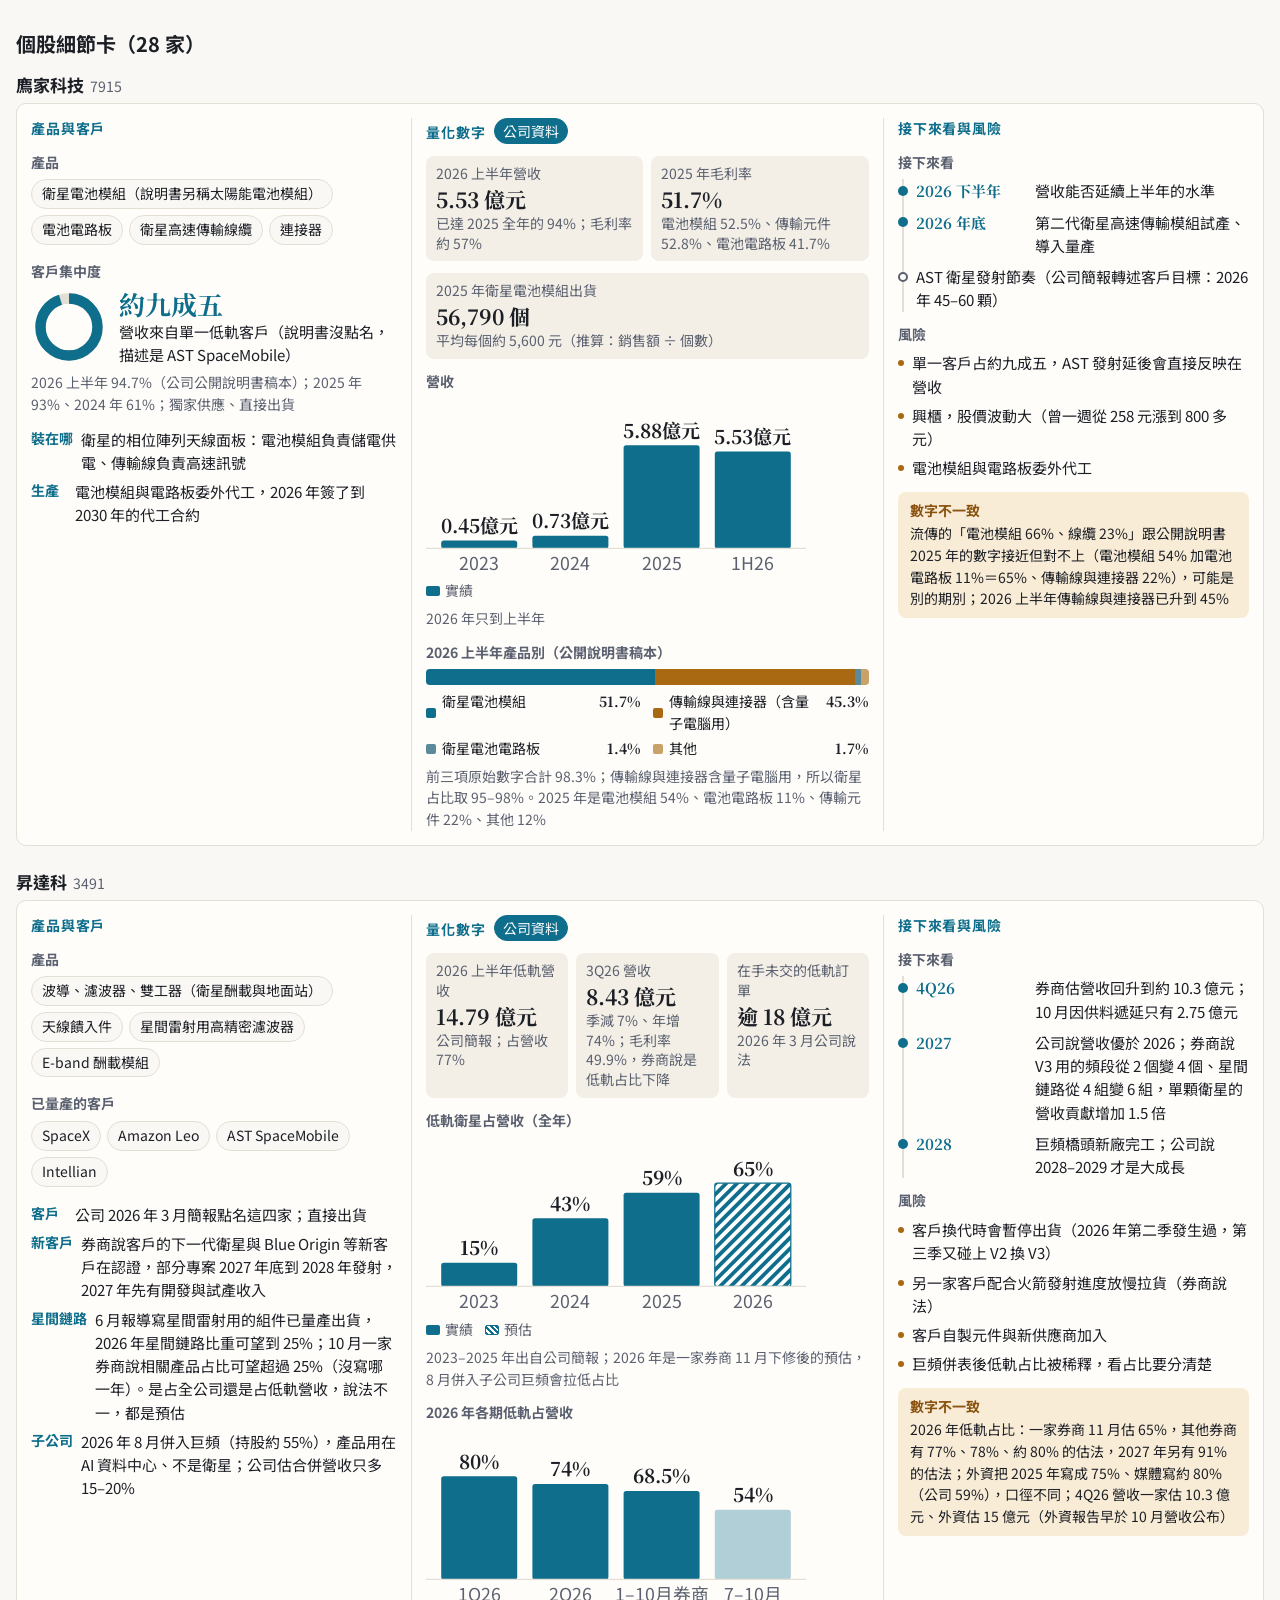
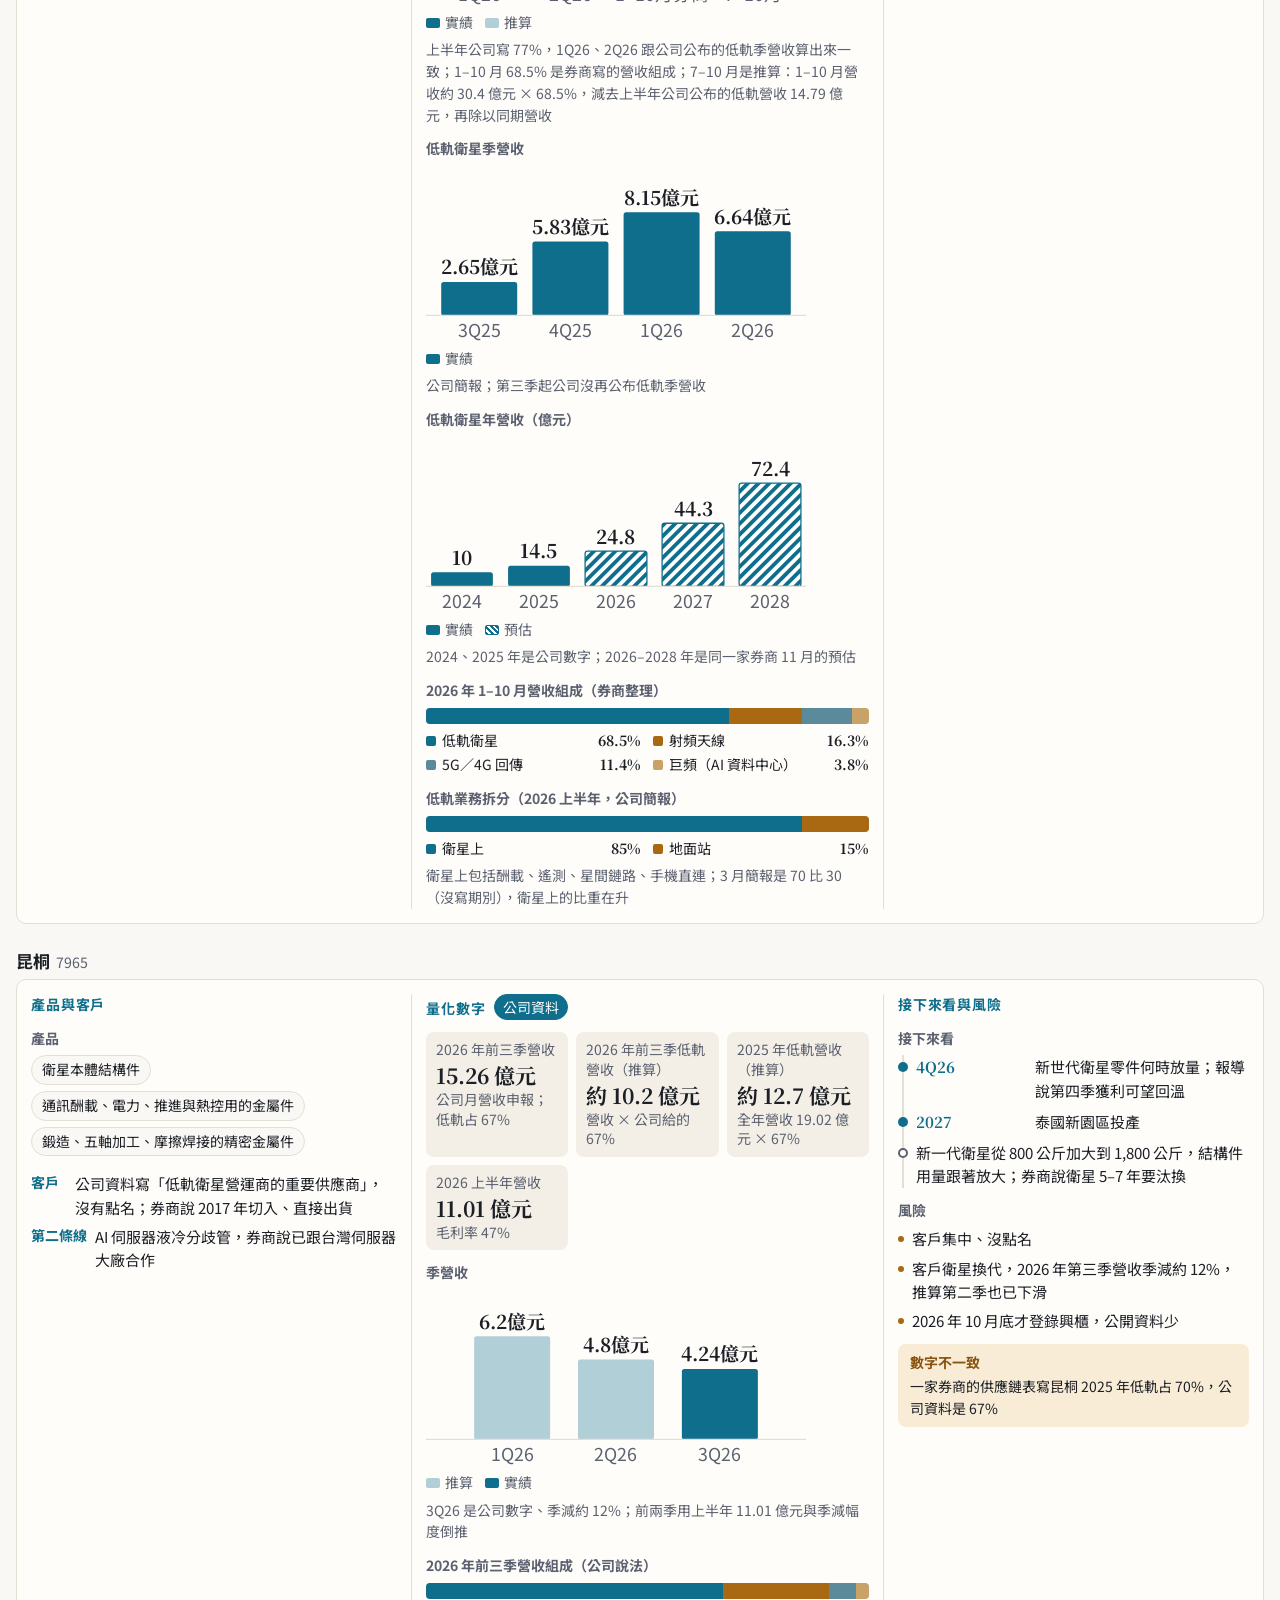
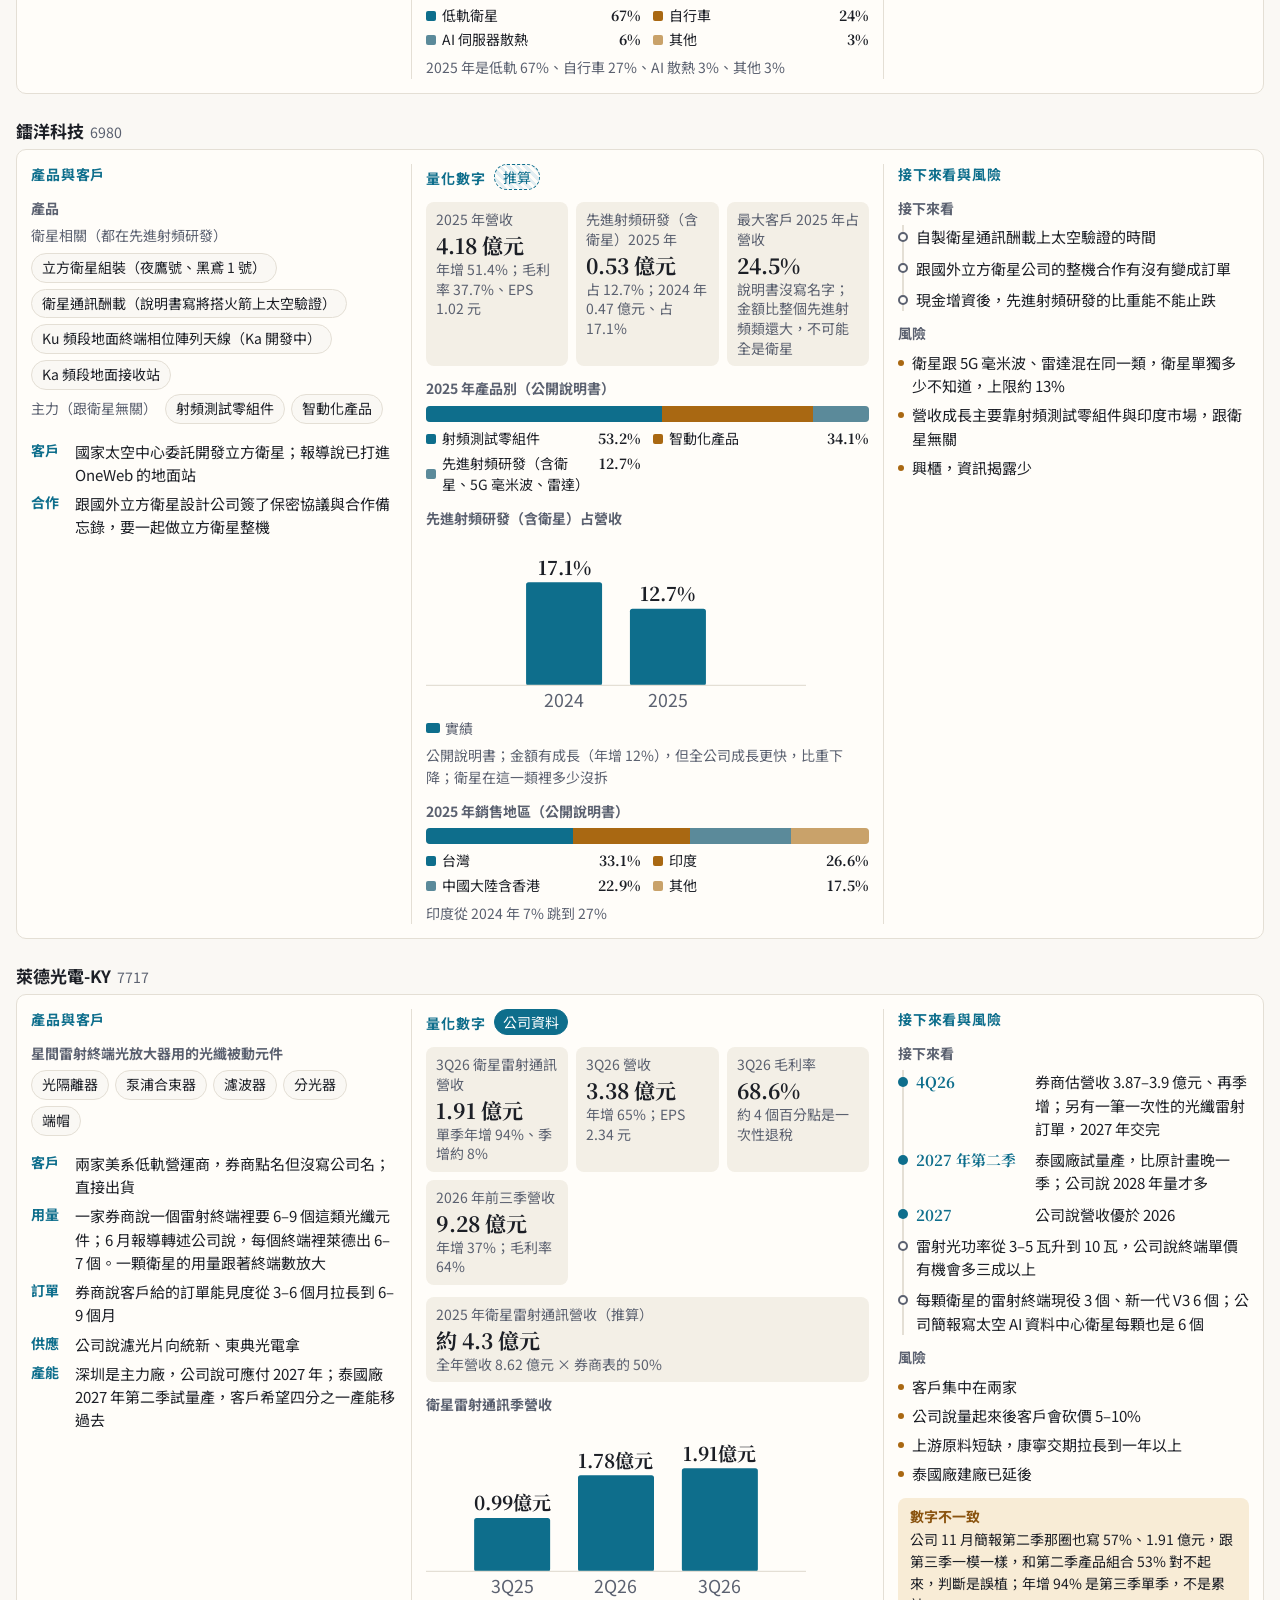
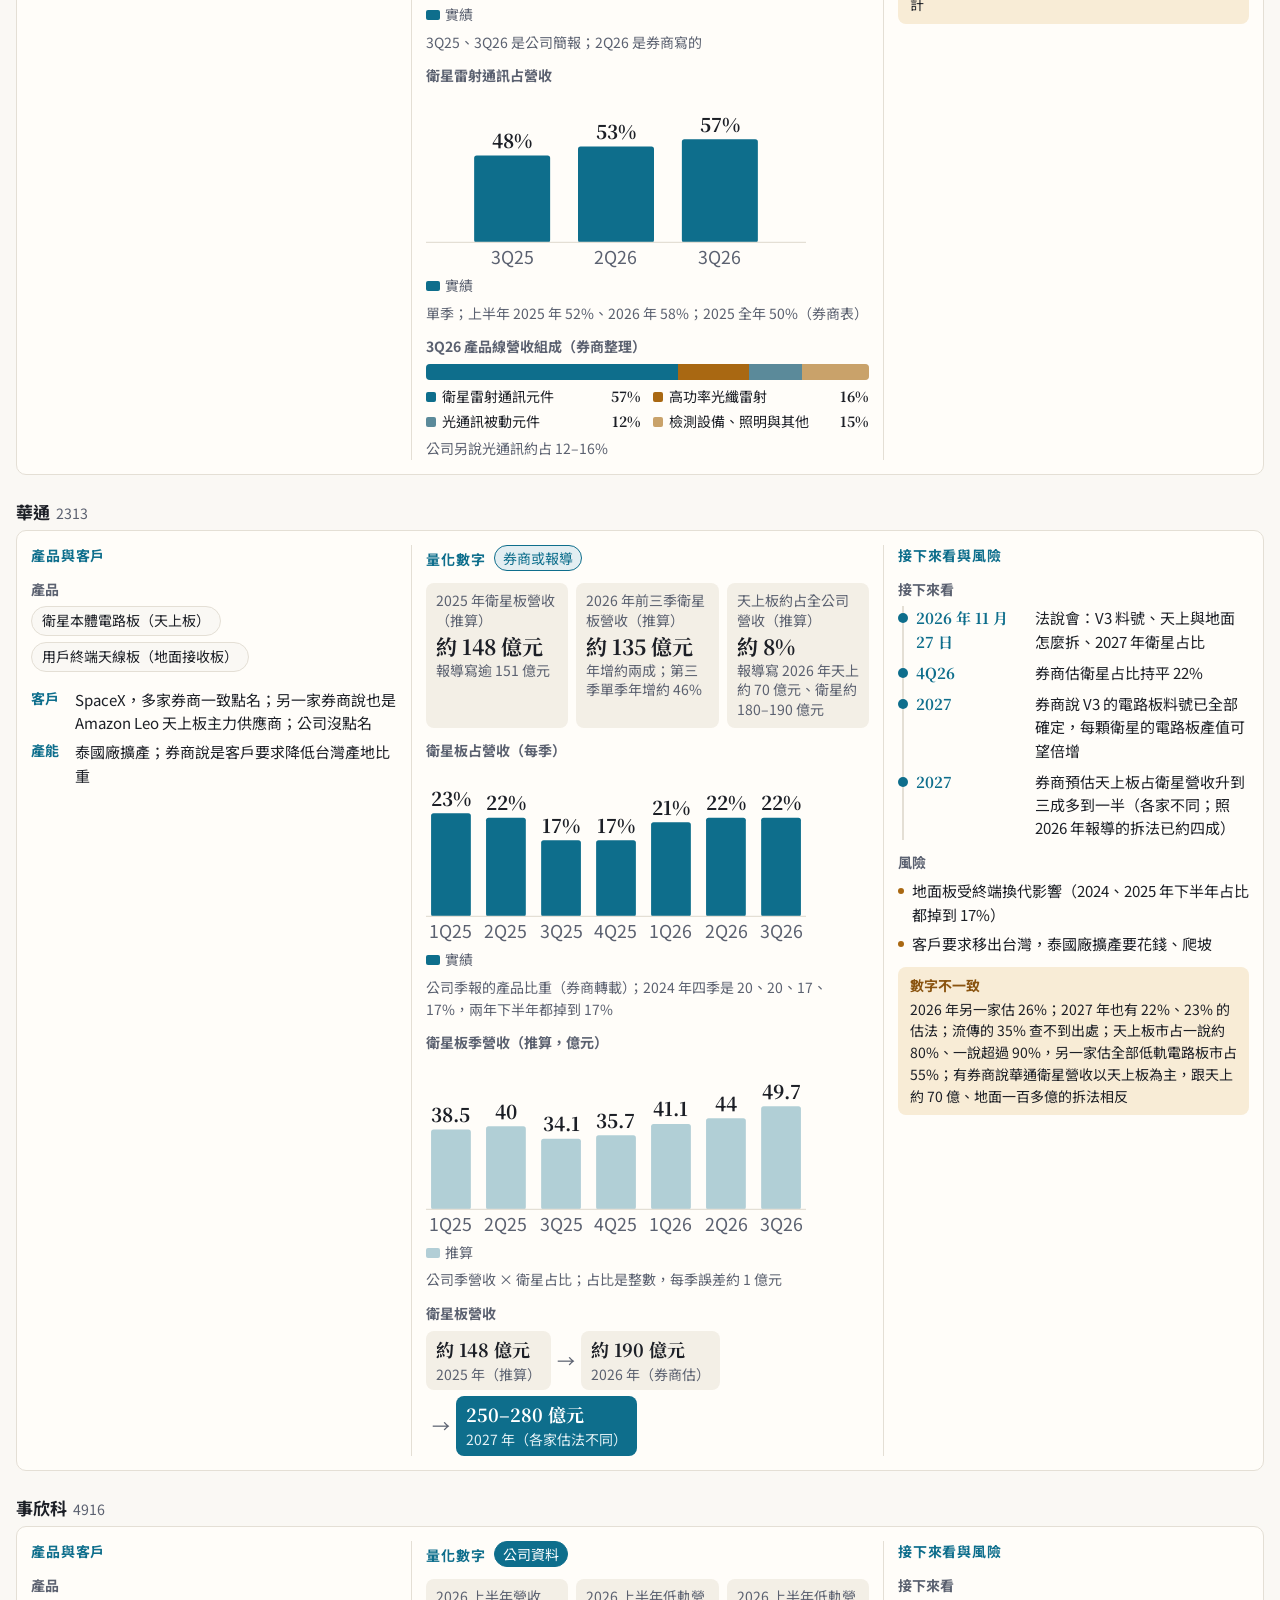
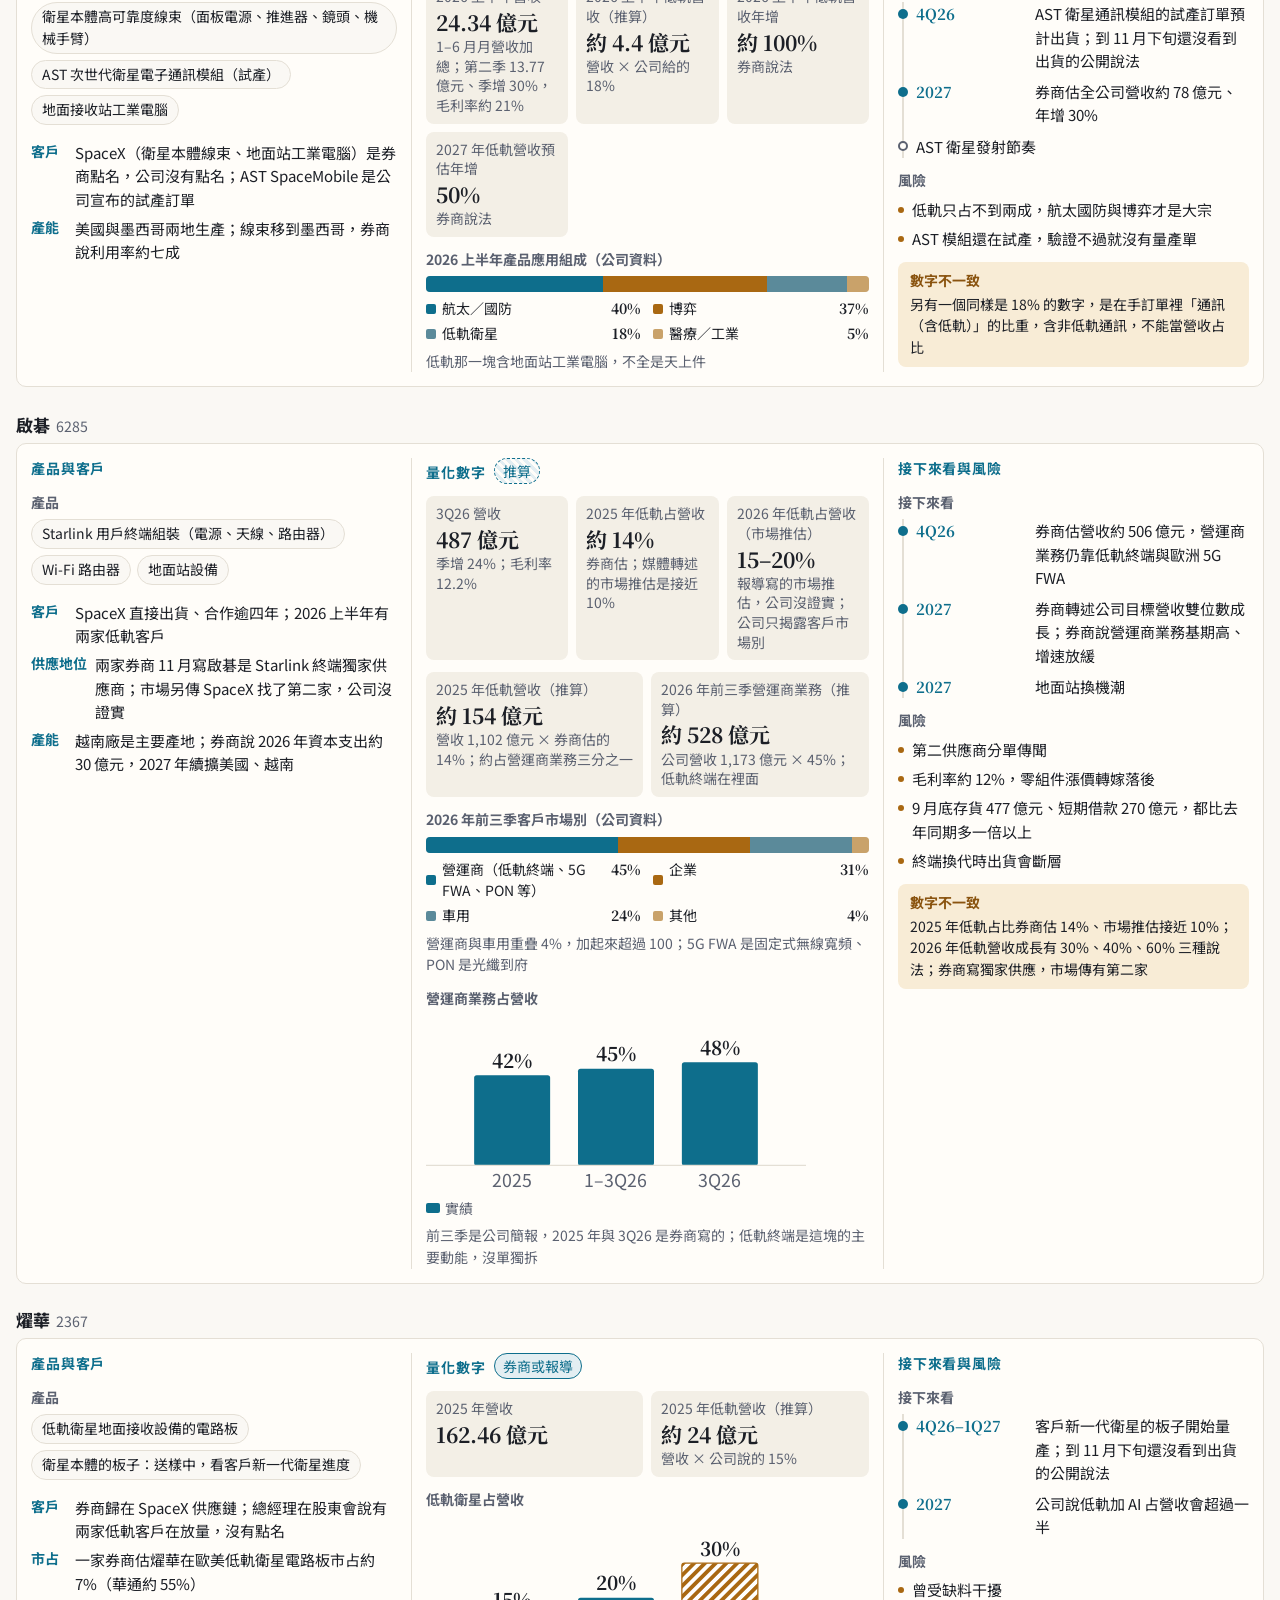
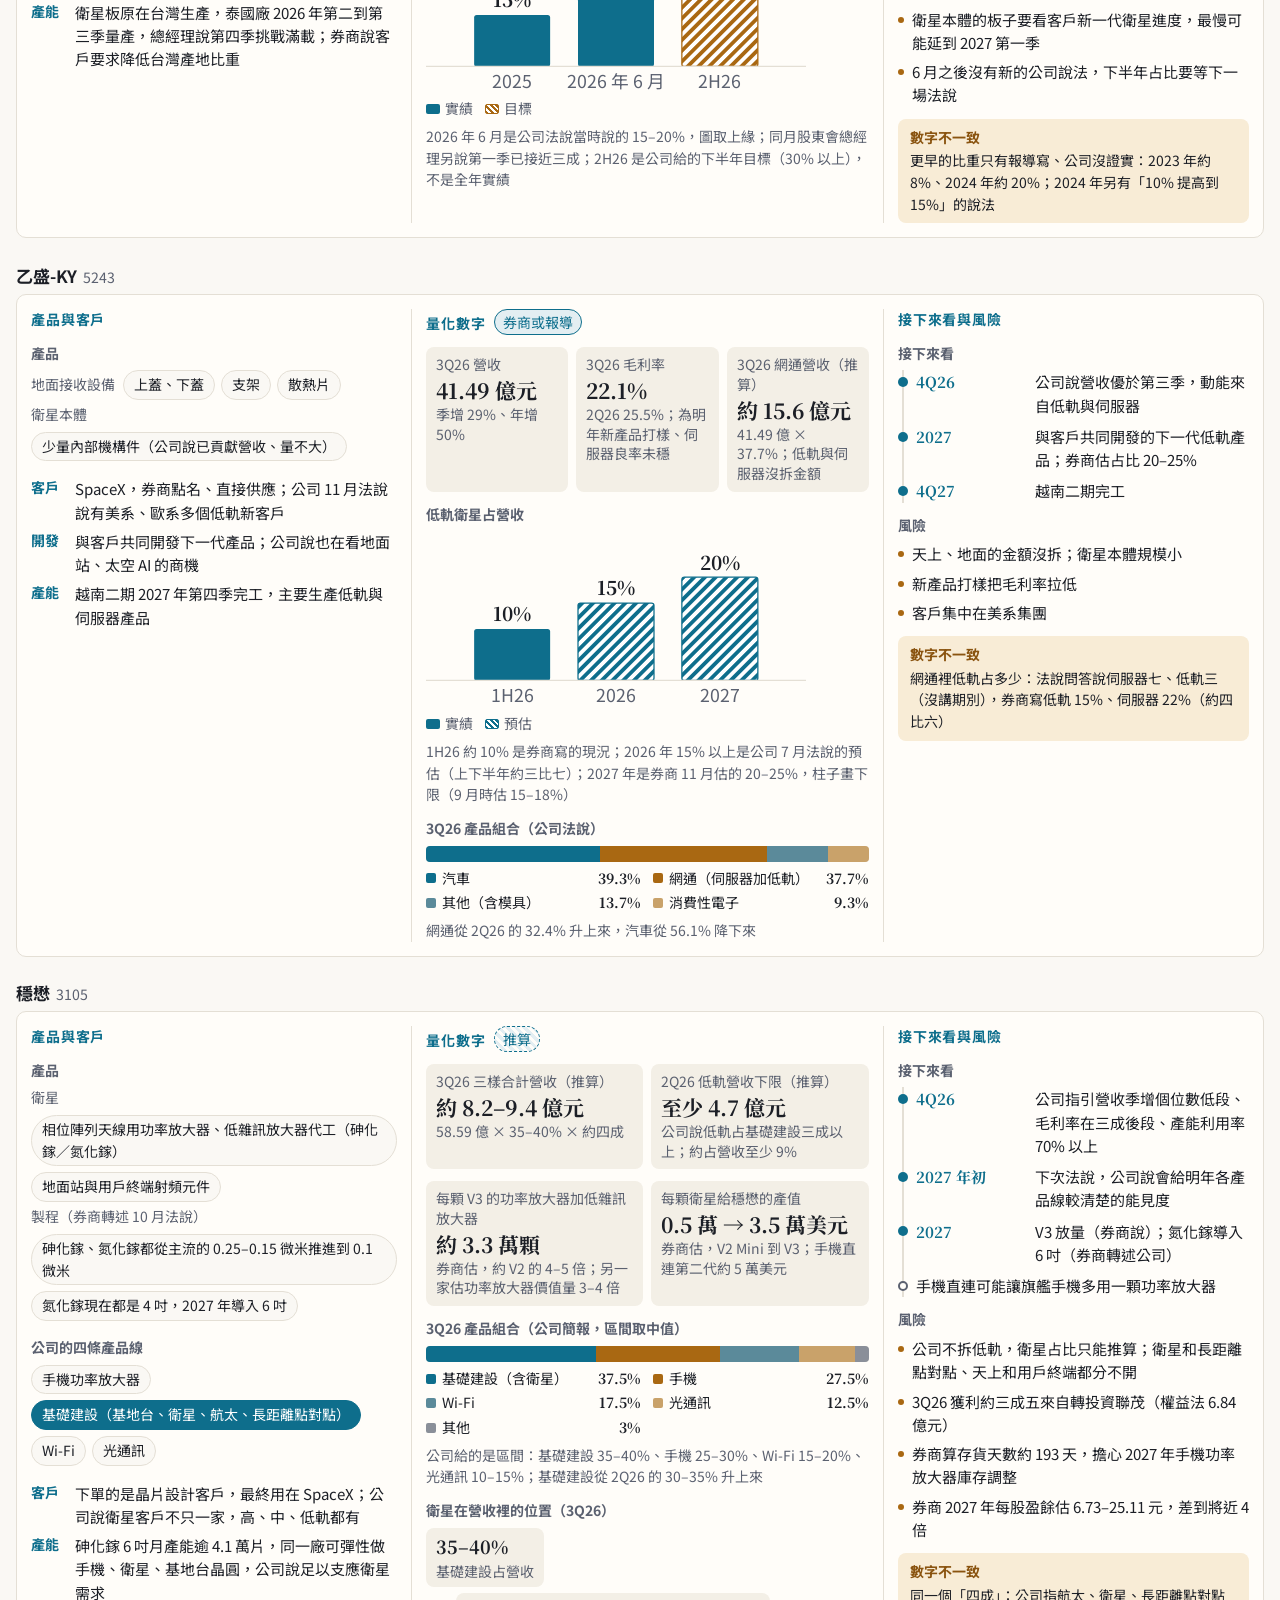
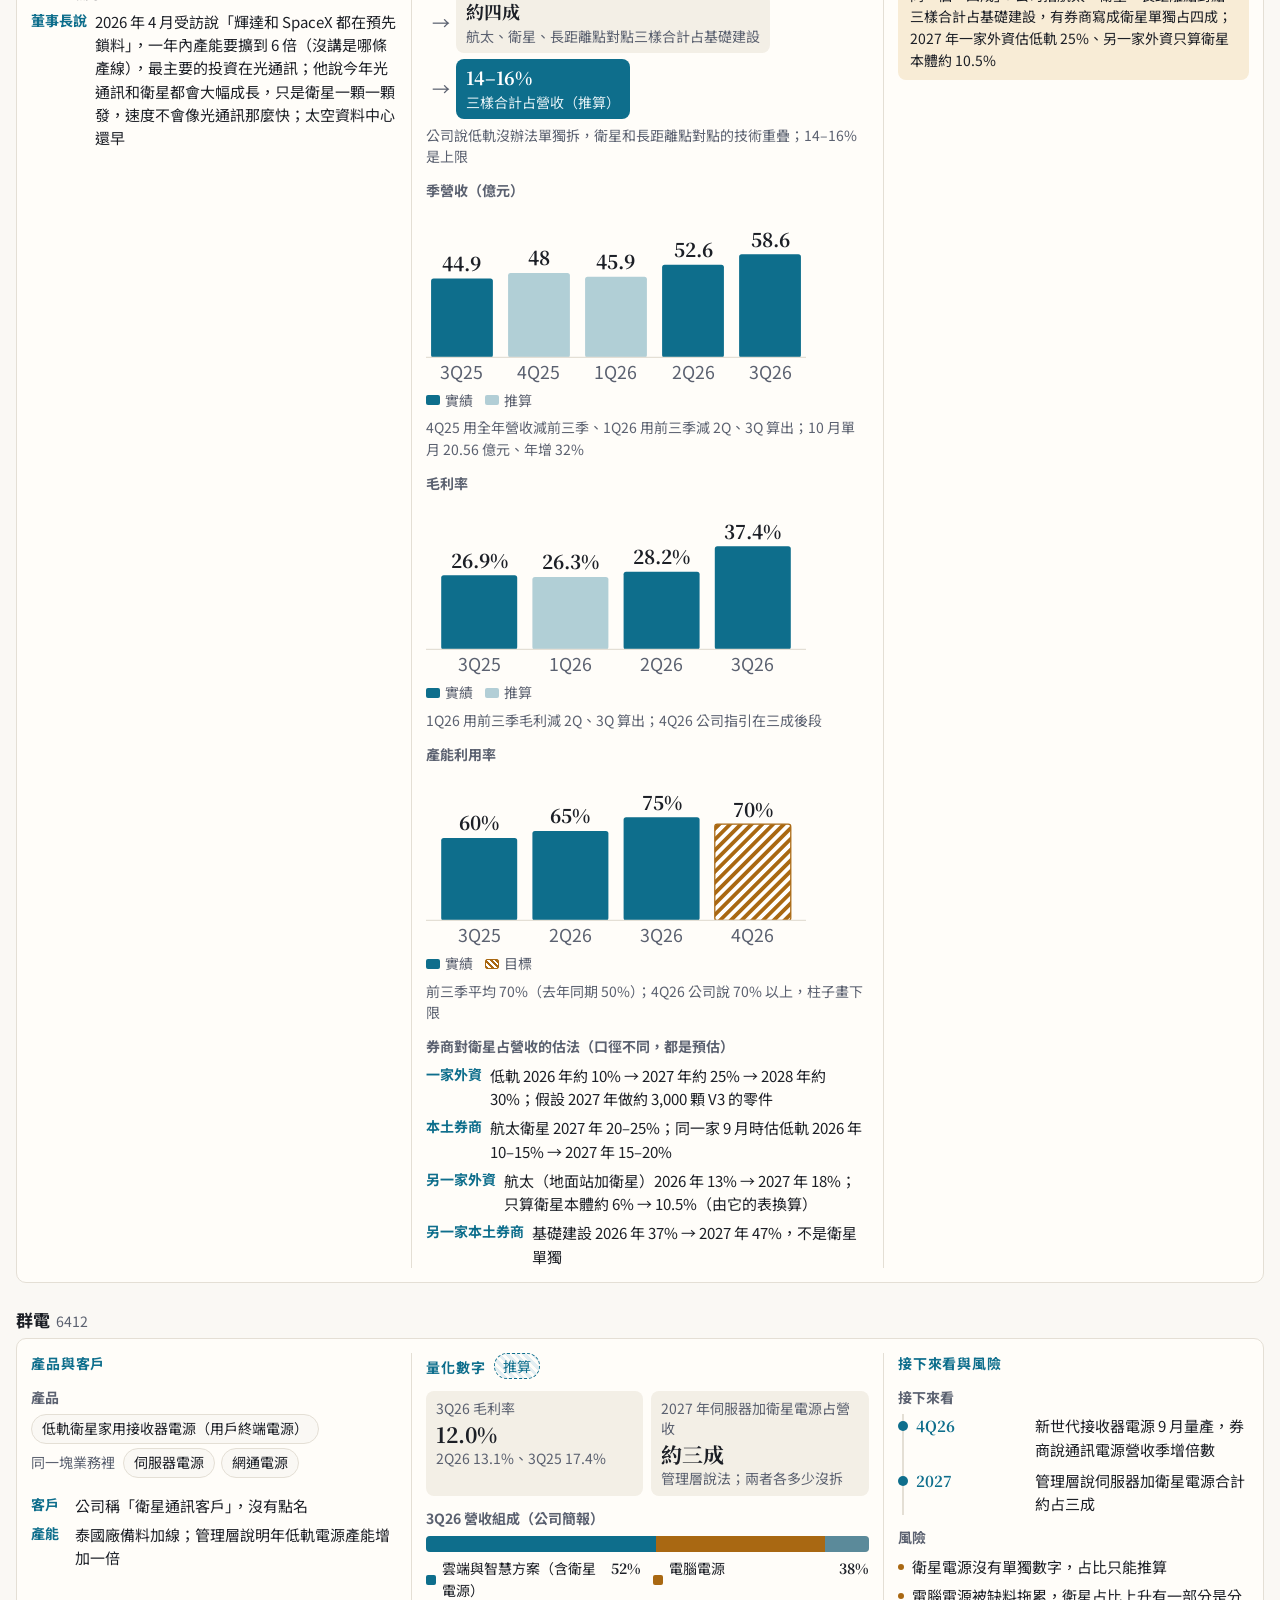
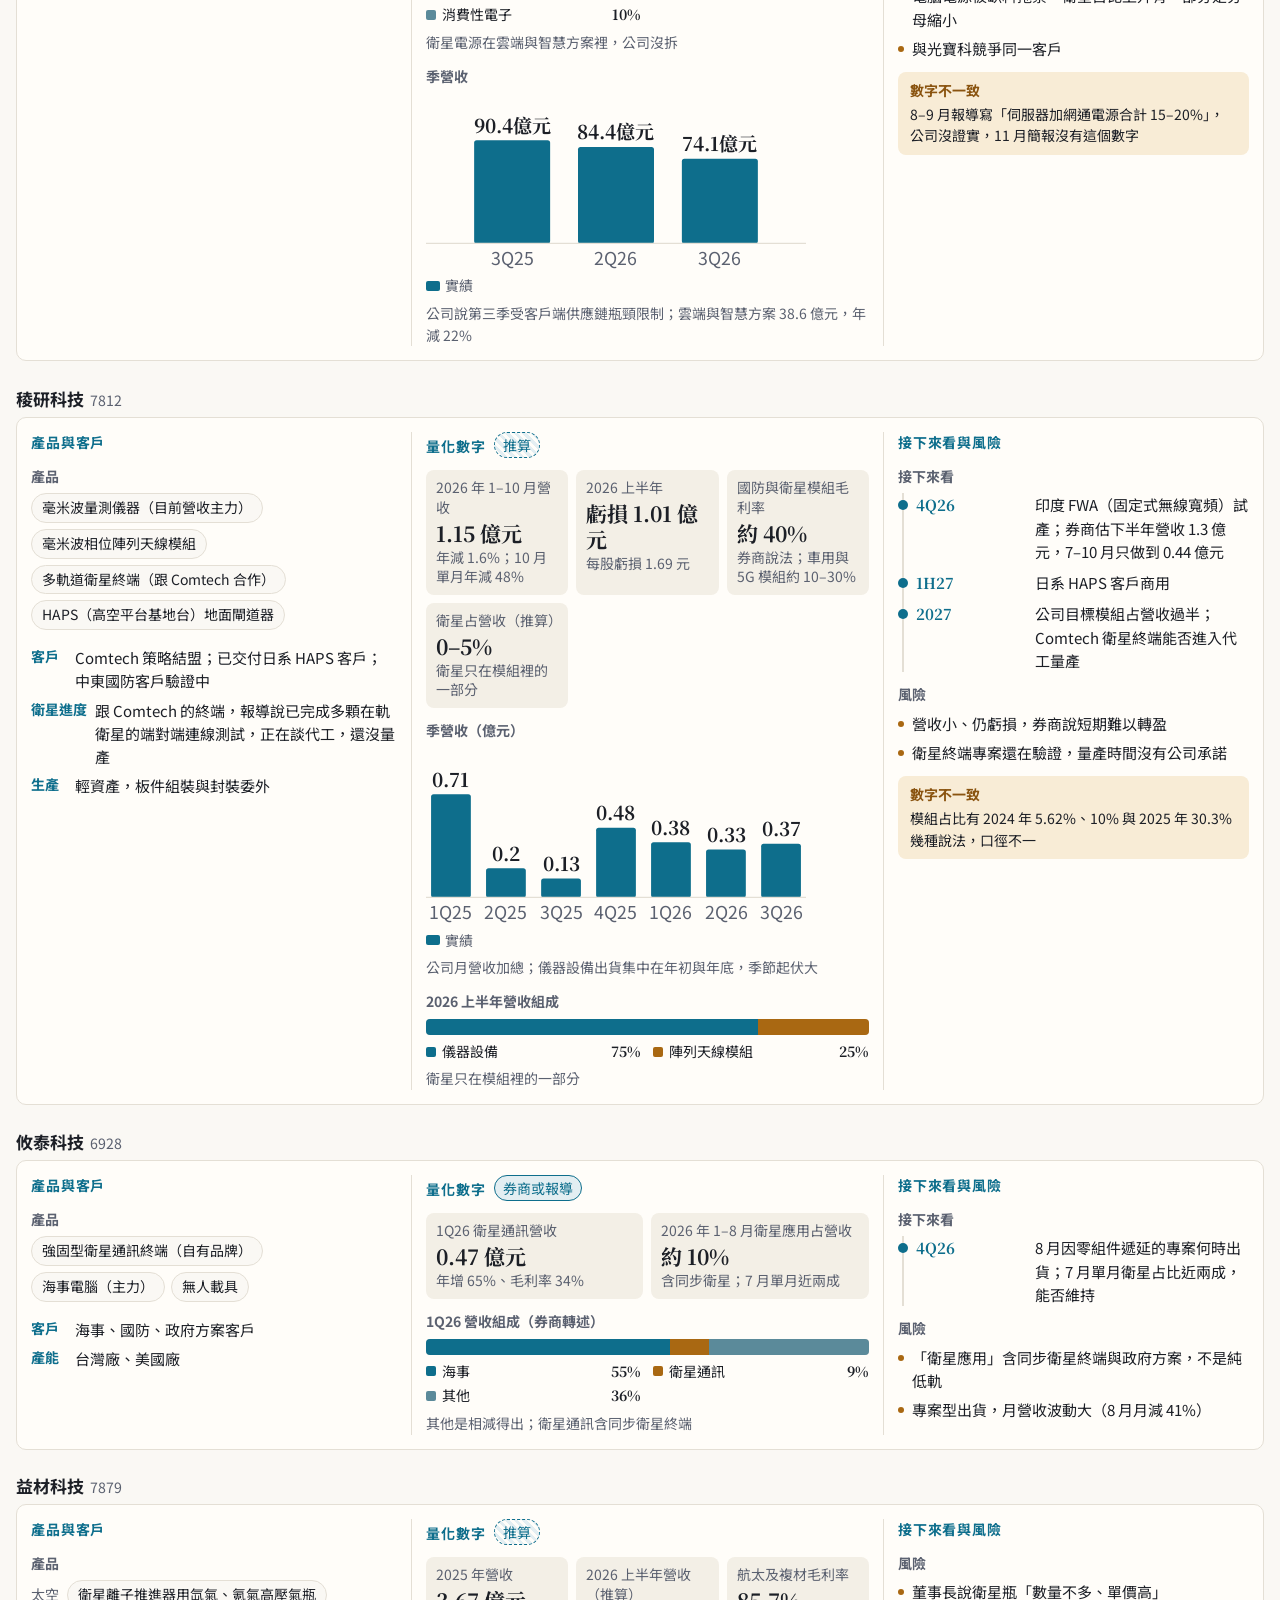
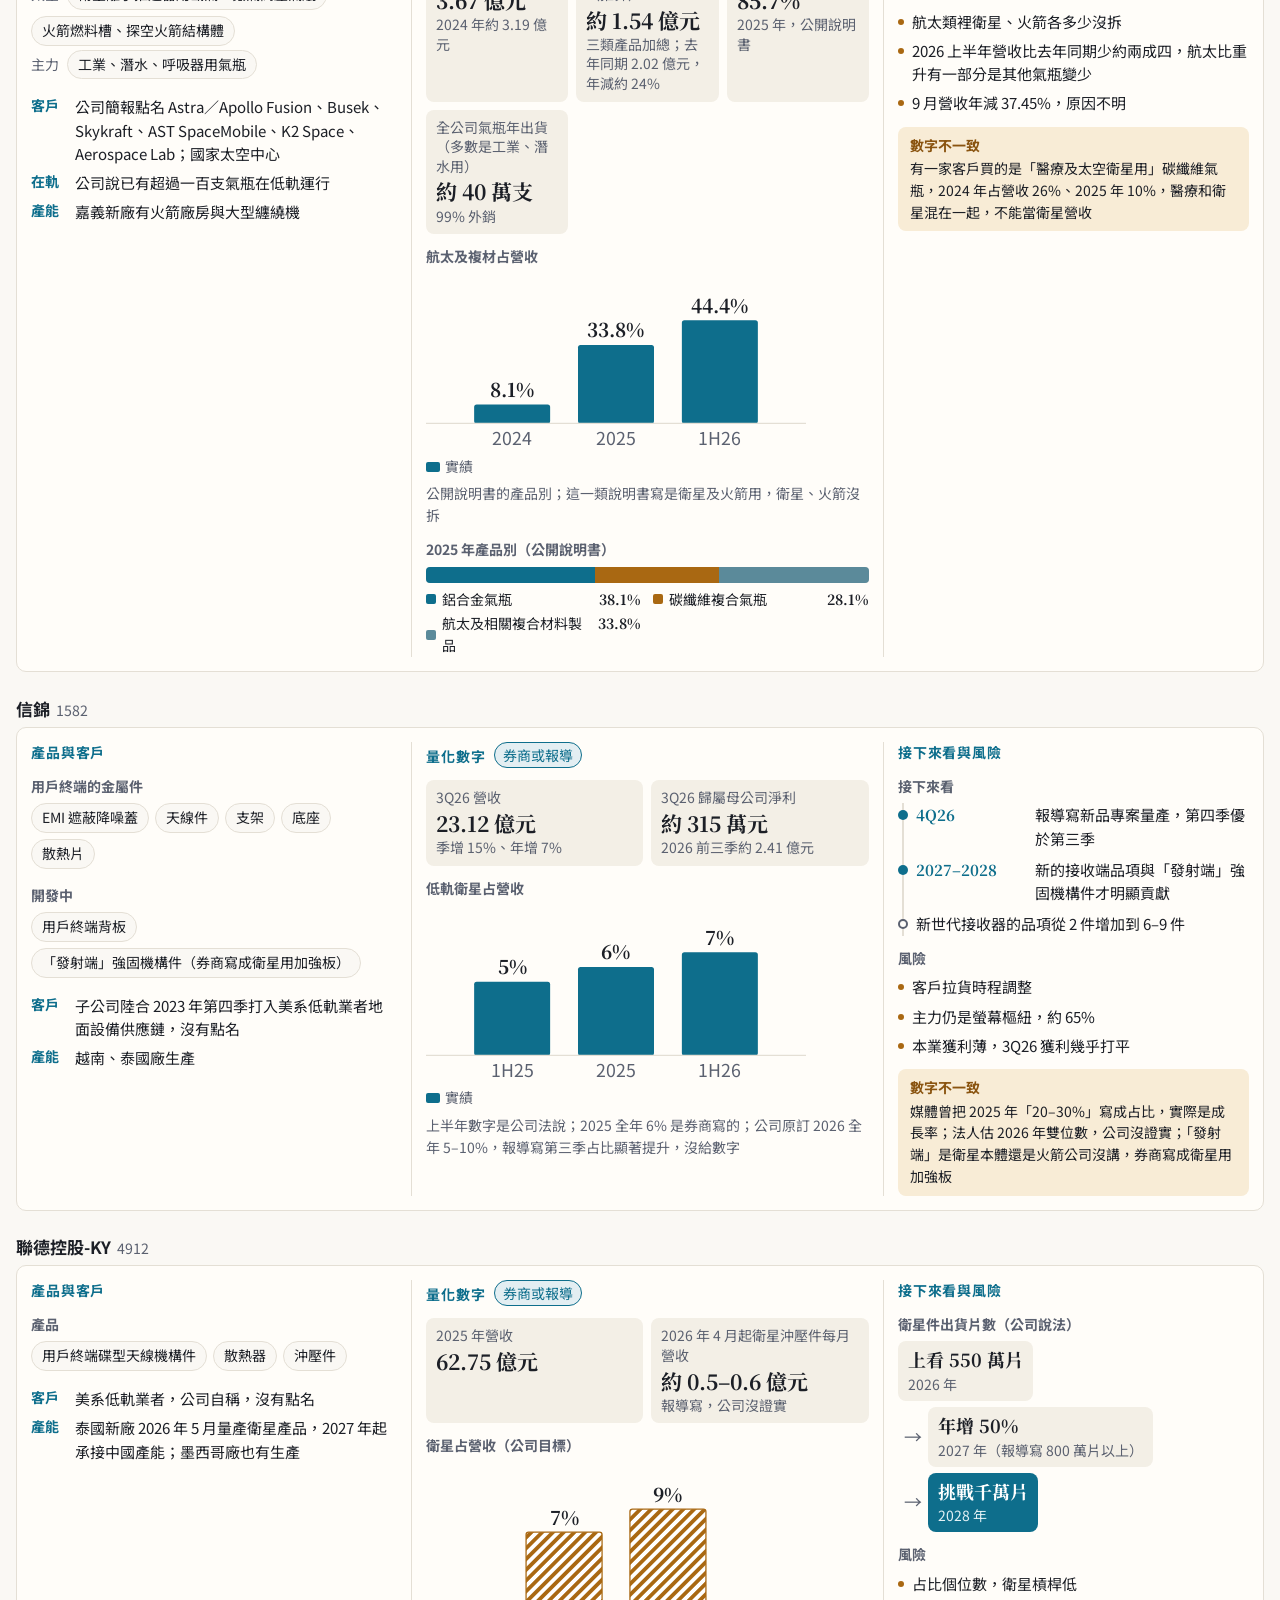
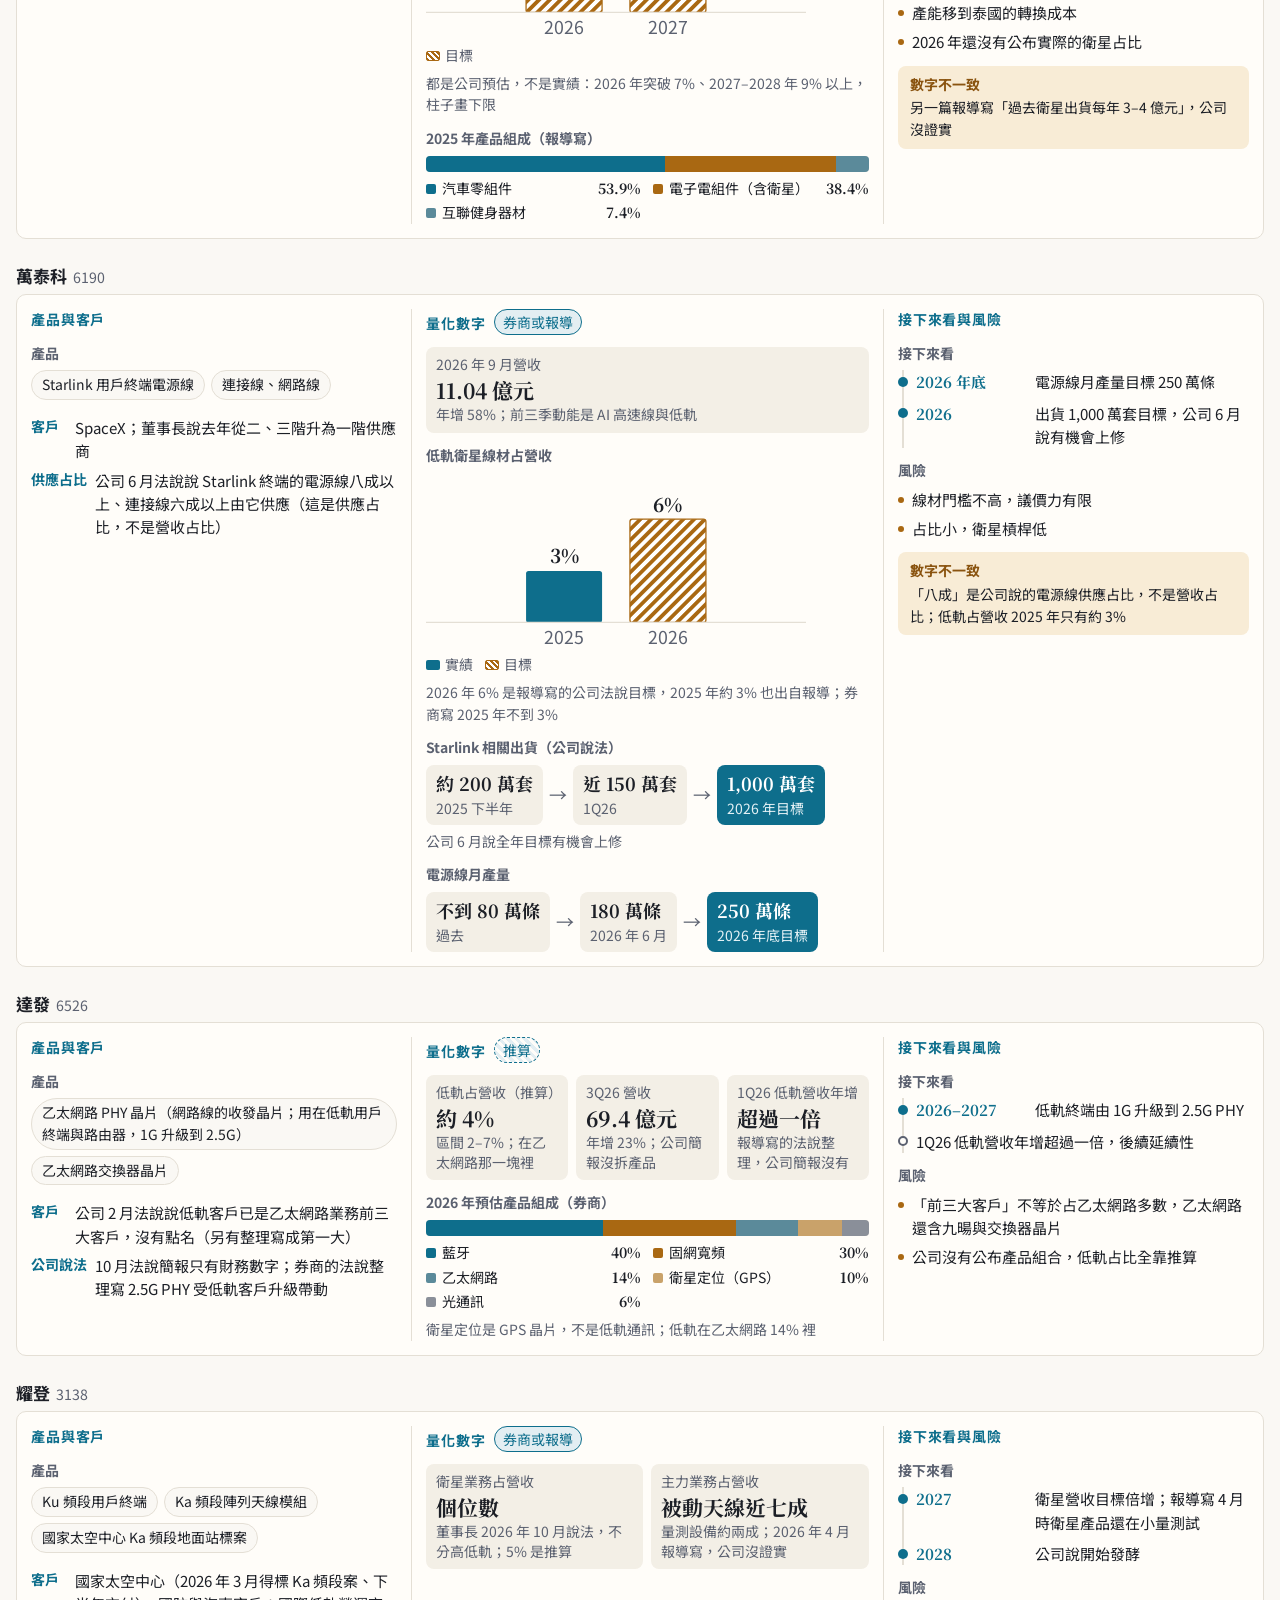
<file: src/viz_test.html>
<!doctype html>
<html lang="zh-Hant"><head><meta charset="utf-8"><meta name="viewport" content="width=device-width,initial-scale=1">
<title>個股細節卡測試</title>
<link rel="preconnect" href="https://fonts.googleapis.com">
<link href="https://fonts.googleapis.com/css2?family=Noto+Sans+TC:wght@400;700&family=Noto+Serif+TC:wght@700&display=swap" rel="stylesheet">
<link rel="stylesheet" href="viz_card.css">
<style>body{margin:0;background:#faf8f4;font-family:'Noto Sans TC',sans-serif;color:#1c1f26}
main{max-width:1280px;margin:0 auto;padding:16px}
h1{font-size:20px}.co{margin:0 0 24px}.co h2{font-size:17px;margin:0 0 6px}.co h2 small{color:#5b6170;font-weight:400;margin-left:6px}
/* 預覽用：數字性質標籤的建議樣式（正式樣式由 viz_card.css 接手） */
.vz-conf{display:inline-block;margin-left:8px;padding:1px 8px;border-radius:999px;font-size:14px;font-weight:400;letter-spacing:0;vertical-align:1px;border:1px solid #0e6e8c}
.vz-conf-a{background:#0e6e8c;color:#fff}
.vz-conf-b{background:#e3eef2;color:#0e6e8c}
.vz-conf-c{background:repeating-linear-gradient(45deg,#e3eef2 0 3px,#fffdf9 3px 6px);color:#0e6e8c;border-style:dashed}</style>
<style></style>
</head><body><main><h1>個股細節卡（28 家）</h1><div id="list"></div></main>
<script src="co_data.js"></script><script src="co_viz.js"></script><script src="viz_card.js"></script>
<script>
var html=CO.map(function(x){return x.c;}).filter(function(c){return CV[c];}).map(function(c){var co=CO.filter(function(x){return x.c===c;})[0]||{};
  return '<div class="co"><h2>'+(co.n||'')+'<small>'+c+'</small></h2>'+vizCardHTML(c)+'</div>';}).join('');
document.getElementById('list').innerHTML=html;
</script></body></html>
</file>
<file: src/viz_card.css>
/* 個股細節卡（圖像化）；class 一律 vz- 前綴 */
.vz-card{--vz-pri:#0e6e8c;--vz-amb:#a96812;--vz-ink:#1c1f26;--vz-mut:#5b6170;--vz-rule:#e4dfd5;--vz-paper:#faf8f4;--vz-bg:#fffdf9;
  container-type:inline-size;background:var(--vz-bg);border:1px solid var(--vz-rule);border-radius:10px;padding:14px;color:var(--vz-ink);
  font-family:'Noto Sans TC',system-ui,sans-serif;font-size:15px;line-height:1.55;box-sizing:border-box;max-width:100%}
.vz-card *{box-sizing:border-box}
.vz-grid{display:grid;grid-template-columns:1fr;gap:14px}
@container (min-width:820px){.vz-grid{grid-template-columns:minmax(0,1fr) minmax(0,1.25fr) minmax(0,1fr)}}
.vz-sec{min-width:0;display:flex;flex-direction:column;gap:12px}
@container (min-width:820px){.vz-sec+.vz-sec{border-left:1px solid var(--vz-rule);padding-left:14px}}
@container (max-width:819px){.vz-sec+.vz-sec{border-top:1px solid var(--vz-rule);padding-top:12px}}
.vz-h{margin:0;font-size:14px;font-weight:700;color:var(--vz-pri);letter-spacing:.06em}
/* 數字性質：實色＝有人給數字，斜紋＝推算（跟排行榜的長條同一套語意） */
.vz-conf{display:inline-block;margin-left:8px;padding:1px 9px;border-radius:999px;border:1px solid transparent;font-size:13px;font-weight:700;line-height:1.6;letter-spacing:0;vertical-align:1px;white-space:nowrap}
.vz-conf-a{background:var(--vz-pri);border-color:var(--vz-pri);color:#fff}
.vz-conf-b{background:#e3eef2;border-color:#e3eef2;color:#0b5a73}
.vz-conf-c{background:repeating-linear-gradient(135deg,#e3eef2 0 4px,var(--vz-bg) 4px 8px);border:1px dashed var(--vz-pri);color:#0b5a73}
.vz-t{font-size:14px;font-weight:700;color:var(--vz-mut);margin-bottom:6px}
.vz-note{font-size:14px;color:var(--vz-mut);margin-top:6px}
.vz-num{font-family:'Noto Serif TC',serif;font-weight:700}
/* 標籤 */
.vz-chips{display:flex;flex-wrap:wrap;gap:6px;align-items:center;margin-bottom:4px}
.vz-chips em{font-style:normal;font-size:14px;color:var(--vz-mut);margin-right:2px}
.vz-chips span{background:var(--vz-paper);border:1px solid var(--vz-rule);border-radius:999px;padding:3px 10px;font-size:14px}
.vz-chips span.vz-em{background:var(--vz-pri);border-color:var(--vz-pri);color:#fff}
/* 條列 */
.vz-list{list-style:none;margin:0;padding:0;display:flex;flex-direction:column;gap:6px}
.vz-list li{display:flex;gap:8px;font-size:15px}
.vz-list li b{flex:none;font-size:14px;color:var(--vz-pri);min-width:2.6em}
.vz-list li:not(:has(b))::before{content:'';flex:none;width:6px;height:6px;border-radius:50%;background:var(--vz-amb);margin-top:.6em}
/* 占比環 */
.vz-ring{display:flex;gap:12px;align-items:center}
.vz-ring-svg{width:76px;height:76px;flex:none}
.vz-ring b{display:block;font-size:26px;color:var(--vz-pri);line-height:1.2}
.vz-ring span{font-size:15px}
/* 數字磚 */
.vz-stats{display:grid;grid-template-columns:repeat(auto-fit,minmax(140px,1fr));gap:8px}
.vz-tile{background:#f3efe6;border-radius:8px;padding:8px 10px;min-width:0}
.vz-tile span{display:block;font-size:14px;color:var(--vz-mut);line-height:1.4}
.vz-tile b{display:block;font-size:21px;color:var(--vz-ink);line-height:1.25;margin:2px 0;overflow-wrap:anywhere}
.vz-tile small{display:block;font-size:14px;color:var(--vz-mut);line-height:1.4}
/* 走勢 */
.vz-series{width:100%;max-width:380px;height:auto;display:block}
.vz-sv{font-family:'Noto Serif TC',serif;font-weight:700;font-size:15px;fill:var(--vz-ink)}
.vz-sl{font-size:14px;fill:var(--vz-mut)}
.vz-leg{display:flex;flex-wrap:wrap;gap:12px;font-size:14px;color:var(--vz-mut);margin-top:2px}
.vz-leg span{display:inline-flex;align-items:center;gap:5px}
.vz-leg i{display:inline-block;width:14px;height:10px;border-radius:2px}
.vz-k-a i{background:var(--vz-pri)}
.vz-k-c i{background:var(--vz-pri);opacity:.32}
.vz-k-e i{background:repeating-linear-gradient(45deg,var(--vz-pri) 0 2px,#fff 2px 4px);border:1px solid var(--vz-pri)}
.vz-k-g i{background:repeating-linear-gradient(45deg,var(--vz-amb) 0 2px,#fff 2px 4px);border:1px solid var(--vz-amb)}
/* 流程 */
.vz-road{display:flex;flex-wrap:wrap;gap:6px 0;align-items:stretch}
.vz-road em{flex-basis:100%;font-style:normal;font-size:14px;color:var(--vz-mut)}
.vz-node{display:flex;align-items:center}
.vz-node+.vz-node::before{content:'→';color:var(--vz-mut);font-size:18px;margin:0 6px}
.vz-node span{display:flex;flex-direction:column;background:#f3efe6;border-radius:8px;padding:5px 10px}
.vz-node span b{font-size:18px}
.vz-node span small{font-size:14px;color:var(--vz-mut)}
.vz-node span.vz-em{background:var(--vz-pri);border-color:var(--vz-pri);color:#fff}
.vz-node span.vz-em small{color:#e3f1f5}
/* 時間軸 */
.vz-tl{border-left:2px solid var(--vz-rule);margin-left:4px;display:flex;flex-direction:column;gap:8px}
.vz-tlr{display:grid;grid-template-columns:7.4em 1fr;gap:8px;position:relative;padding-left:12px}
.vz-tlr::before{content:'';position:absolute;left:-6px;top:.45em;width:10px;height:10px;border-radius:50%;background:var(--vz-pri)}
.vz-tlr.vz-nod::before{background:var(--vz-bg);border:2px solid var(--vz-mut);width:6px;height:6px}
.vz-tlr time{font-family:'Noto Serif TC',serif;font-weight:700;font-size:15px;color:var(--vz-pri)}
.vz-tlr.vz-nod{grid-template-columns:1fr}
.vz-tlr p{margin:0;font-size:15px}
/* 組成條 */
.vz-mixbar{display:flex;height:16px;border-radius:4px;overflow:hidden;background:var(--vz-rule)}
.vz-mixbar i{display:block;height:100%}
.vz-mixleg{list-style:none;margin:6px 0 0;padding:0;display:grid;grid-template-columns:repeat(auto-fill,minmax(150px,1fr));gap:3px 12px}
.vz-mixleg li{display:flex;align-items:baseline;gap:6px;font-size:14px;min-width:0}
.vz-mixleg li i{flex:none;width:10px;height:10px;border-radius:2px;align-self:center}
.vz-mixleg li span{flex:1;min-width:0}
.vz-mixleg li b{font-family:'Noto Serif TC',serif;flex:none}
/* 不一致 */
.vz-gap{display:flex;flex-direction:column;gap:2px;background:#f8ecd6;border-radius:8px;padding:8px 12px;font-size:14px}
.vz-gap b{color:#8a5410;font-size:14px}
@media (max-width:700px){.vz-card{padding:12px}.vz-grid{grid-template-columns:1fr}}
</file>
